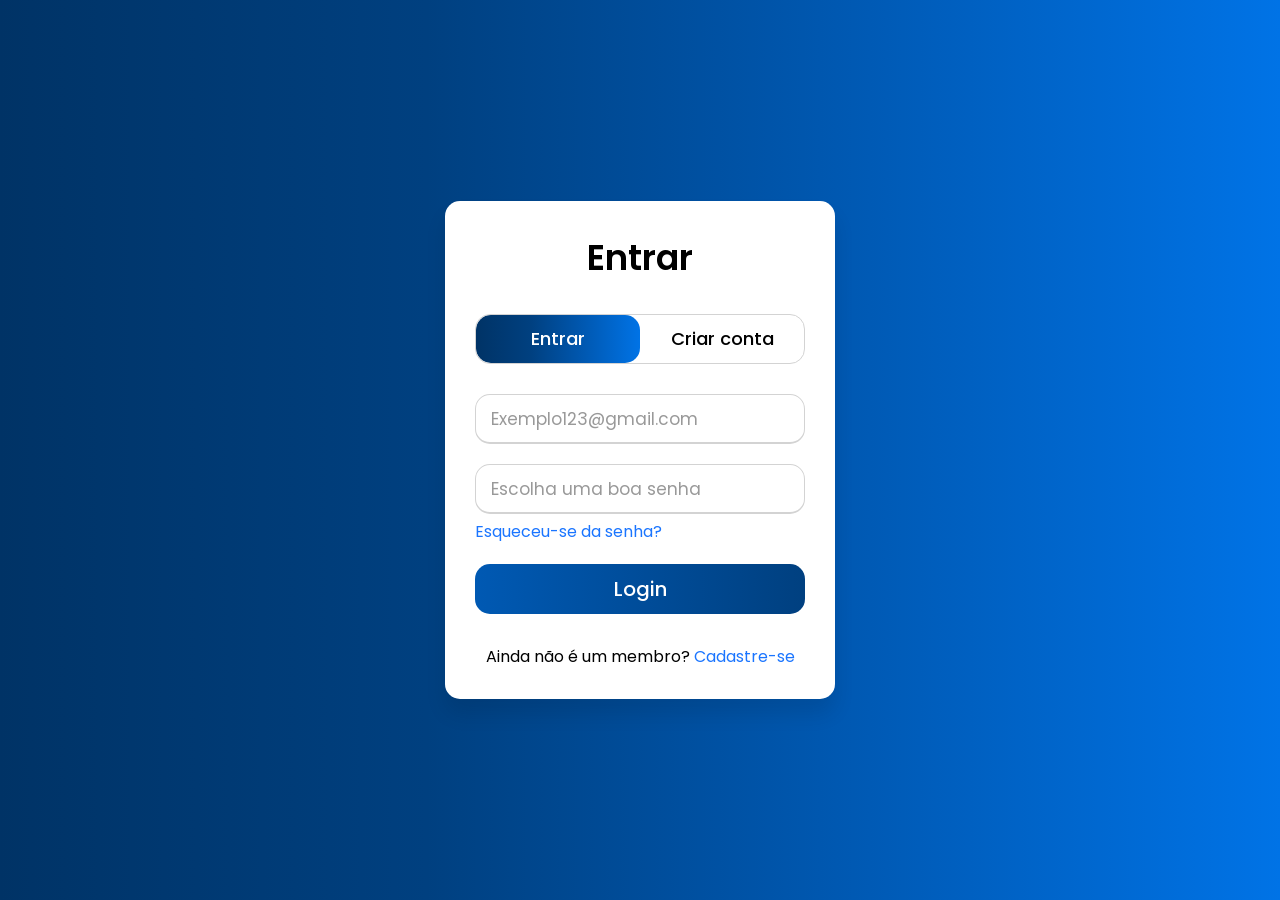
<file: login.html>
<!DOCTYPE html>
<html lang="pt" >

<head>
  <meta charset="UTF-8">
  <script src="https://cpwebassets.codepen.io/assets/common/stopExecutionOnTimeout-f07739098a39bd4e74ddd974652dac904146f33fdc1ecab356e8c809a05faccb.js"></script>
  <title>Agro Lotus</title>
  <link rel="canonical" href="https://codepen.io/mr-zouraiz123/pen/ZEeKMVP">
  <script>
    window.console = window.console || function(t) {};
  </script>
<style>
@import url('https://fonts.googleapis.com/css?family=Poppins:400,500,600,700&display=swap');
*{
  margin: 0;
  padding: 0;
  box-sizing: border-box;
  font-family: 'Poppins', sans-serif;
}
html,body{
  display: grid;
  height: 100%;
  width: 100%;
  place-items: center;
  background-image: url("OIP\ \(4\).webp");
  background-repeat: no-repeat;
  background-position: center center;
  background-size: cover;
}
::selection{
  background: #1a75ff;
  color: #fff;
}
.wrapper{
  overflow: hidden;
  max-width: 390px;
  background: #fff;
  padding: 30px;
  border-radius: 15px;
  box-shadow: 0px 15px 20px rgba(0,0,0,0.1);
}
.wrapper .title-text{
  display: flex;
  width: 200%;
}
.wrapper .title{
  width: 50%;
  font-size: 35px;
  font-weight: 600;
  text-align: center;
  transition: all 0.6s cubic-bezier(0.68,-0.55,0.265,1.55);
}
.wrapper .slide-controls{
  position: relative;
  display: flex;
  height: 50px;
  width: 100%;
  overflow: hidden;
  margin: 30px 0 10px 0;
  justify-content: space-between;
  border: 1px solid lightgrey;
  border-radius: 15px;
}
.slide-controls .slide{
  height: 100%;
  width: 100%;
  color: #fff;
  font-size: 18px;
  font-weight: 500;
  text-align: center;
  line-height: 48px;
  cursor: pointer;
  z-index: 1;
  transition: all 0.6s ease;
}
.slide-controls label.signup{
  color: #000;
}
.slide-controls .slider-tab{
  position: absolute;
  height: 100%;
  width: 50%;
  left: 0;
  z-index: 0;
  border-radius: 15px;
  background: -webkit-linear-gradient(left,#003366,#004080,#0059b3
, #0073e6);
  transition: all 0.6s cubic-bezier(0.68,-0.55,0.265,1.55);
}
input[type="radio"]{
  display: none;
}
#signup:checked ~ .slider-tab{
  left: 50%;
}
#signup:checked ~ label.signup{
  color: #fff;
  cursor: default;
  user-select: none;
}
#signup:checked ~ label.login{
  color: #000;
}
#login:checked ~ label.signup{
  color: #000;
}
#login:checked ~ label.login{
  cursor: default;
  user-select: none;
}
.wrapper .form-container{
  width: 100%;
  overflow: hidden;
}
.form-container .form-inner{
  display: flex;
  width: 200%;
}
.form-container .form-inner form{
  width: 50%;
  transition: all 0.6s cubic-bezier(0.68,-0.55,0.265,1.55);
}
.form-inner form .field{
  height: 50px;
  width: 100%;
  margin-top: 20px;
}
.form-inner form .field input{
  height: 100%;
  width: 100%;
  outline: none;
  padding-left: 15px;
  border-radius: 15px;
  border: 1px solid lightgrey;
  border-bottom-width: 2px;
  font-size: 17px;
  transition: all 0.3s ease;
}
.form-inner form .field input:focus{
  border-color: #1a75ff;
  /* box-shadow: inset 0 0 3px #fb6aae; */
}
.form-inner form .field input::placeholder{
  color: #999;
  transition: all 0.3s ease;
}
form .field input:focus::placeholder{
  color: #1a75ff;
}
.form-inner form .pass-link{
  margin-top: 5px;
}
.form-inner form .signup-link{
  text-align: center;
  margin-top: 30px;
}
.form-inner form .pass-link a,
.form-inner form .signup-link a{
  color: #1a75ff;
  text-decoration: none;
}
.form-inner form .pass-link a:hover,
.form-inner form .signup-link a:hover{
  text-decoration: underline;
}
form .btn{
  height: 50px;
  width: 100%;
  border-radius: 15px;
  position: relative;
  overflow: hidden;
}
form .btn .btn-layer{
  height: 100%;
  width: 300%;
  position: absolute;
  left: -100%;
  background: -webkit-linear-gradient(right,#003366,#004080,#0059b3
, #0073e6);
  border-radius: 15px;
  transition: all 0.4s ease;;
}
form .btn:hover .btn-layer{
  left: 0;
}
form .btn input[type="submit"]{
  height: 100%;
  width: 100%;
  z-index: 1;
  position: relative;
  background: none;
  border: none;
  color: #fff;
  padding-left: 0;
  border-radius: 15px;
  font-size: 20px;
  font-weight: 500;
  cursor: pointer;
}
</style>

  <link rel="stylesheet" href="login.css"> 
</head>

<body translate="no">
  <div class="wrapper">
      <div class="title-text">
        <div class="title login">Entrar</div>
        <div class="title signup">Criar conta</div>
      </div>
      <div class="form-container">
        <div class="slide-controls">
          <input type="radio" name="slide" id="login" checked>
          <input type="radio" name="slide" id="signup">
          <label for="login" class="slide login">Entrar</label>
          <label for="signup" class="slide signup">Criar conta</label>
          <div class="slider-tab"></div>
        </div>
        <div class="form-inner">
          <form action="#" class="login">
            <div class="field">
              <input type="email" placeholder="Exemplo123@gmail.com" required>
            </div>
            <div class="field">
              <input type="password" placeholder="Escolha uma boa senha" required>
            </div>
            <div class="pass-link"><a href="#">Esqueceu-se da senha?</a></div>
            <div class="field btn">
              <div class="btn-layer"></div>
              <input type="submit" value="Login">
            </div>
            <div class="signup-link">Ainda não é um membro? <a href="">Cadastre-se</a></div>
          </form>
          <form action="#" class="signup">
            <div class="field">
              <input type="text" placeholder="Exemplo123@gmail.com" required>
            </div>
            <div class="field">
              <input type="password" placeholder="Escolha uma boa senha" required>
            </div>
            <div class="field">
              <input type="password" placeholder="Confirme a sua senha" required>
            </div>
            <div class="field btn">
              <div class="btn-layer"></div>
              <input type="submit" value="Signup">
            </div>
          </form>
        </div>
      </div>
    </div>
  
    

    <script src="login.js"></script>
</body>

</html>
</file>
<file: login.css>
@import url('https://fonts.googleapis.com/css?family=Poppins:400,500,600,700&display=swap');
*{
  margin: 0;
  padding: 0;
  box-sizing: border-box;
  font-family: 'Poppins', sans-serif;
}
html,body{
  display: grid;
  height: 100%;
  width: 100%;
  place-items: center;
  background: -webkit-linear-gradient(left, #003366,#004080,#0059b3
, #0073e6);
}
::selection{
  background: #1a75ff;
  color: #fff;
}
.wrapper{
  overflow: hidden;
  max-width: 390px;
  background: #fff;
  padding: 30px;
  border-radius: 15px;
  box-shadow: 0px 15px 20px rgba(0,0,0,0.1);
}
.wrapper .title-text{
  display: flex;
  width: 200%;
}
.wrapper .title{
  width: 50%;
  font-size: 35px;
  font-weight: 600;
  text-align: center;
  transition: all 0.6s cubic-bezier(0.68,-0.55,0.265,1.55);
}
.wrapper .slide-controls{
  position: relative;
  display: flex;
  height: 50px;
  width: 100%;
  overflow: hidden;
  margin: 30px 0 10px 0;
  justify-content: space-between;
  border: 1px solid lightgrey;
  border-radius: 15px;
}
.slide-controls .slide{
  height: 100%;
  width: 100%;
  color: #fff;
  font-size: 18px;
  font-weight: 500;
  text-align: center;
  line-height: 48px;
  cursor: pointer;
  z-index: 1;
  transition: all 0.6s ease;
}
.slide-controls label.signup{
  color: #000;
}
.slide-controls .slider-tab{
  position: absolute;
  height: 100%;
  width: 50%;
  left: 0;
  z-index: 0;
  border-radius: 15px;
  background: -webkit-linear-gradient(left,#003366,#004080,#0059b3
, #0073e6);
  transition: all 0.6s cubic-bezier(0.68,-0.55,0.265,1.55);
}
input[type="radio"]{
  display: none;
}
#signup:checked ~ .slider-tab{
  left: 50%;
}
#signup:checked ~ label.signup{
  color: #fff;
  cursor: default;
  user-select: none;
}
#signup:checked ~ label.login{
  color: #000;
}
#login:checked ~ label.signup{
  color: #000;
}
#login:checked ~ label.login{
  cursor: default;
  user-select: none;
}
.wrapper .form-container{
  width: 100%;
  overflow: hidden;
}
.form-container .form-inner{
  display: flex;
  width: 200%;
}
.form-container .form-inner form{
  width: 50%;
  transition: all 0.6s cubic-bezier(0.68,-0.55,0.265,1.55);
}
.form-inner form .field{
  height: 50px;
  width: 100%;
  margin-top: 20px;
}
.form-inner form .field input{
  height: 100%;
  width: 100%;
  outline: none;
  padding-left: 15px;
  border-radius: 15px;
  border: 1px solid lightgrey;
  border-bottom-width: 2px;
  font-size: 17px;
  transition: all 0.3s ease;
}
.form-inner form .field input:focus{
  border-color: #1a75ff;
  /* box-shadow: inset 0 0 3px #fb6aae; */
}
.form-inner form .field input::placeholder{
  color: #999;
  transition: all 0.3s ease;
}
form .field input:focus::placeholder{
  color: #1a75ff;
}
.form-inner form .pass-link{
  margin-top: 5px;
}
.form-inner form .signup-link{
  text-align: center;
  margin-top: 30px;
}
.form-inner form .pass-link a,
.form-inner form .signup-link a{
  color: #1a75ff;
  text-decoration: none;
}
.form-inner form .pass-link a:hover,
.form-inner form .signup-link a:hover{
  text-decoration: underline;
}
form .btn{
  height: 50px;
  width: 100%;
  border-radius: 15px;
  position: relative;
  overflow: hidden;
}
form .btn .btn-layer{
  height: 100%;
  width: 300%;
  position: absolute;
  left: -100%;
  background: -webkit-linear-gradient(right,#003366,#004080,#0059b3
, #0073e6);
  border-radius: 15px;
  transition: all 0.4s ease;;
}
form .btn:hover .btn-layer{
  left: 0;
}
form .btn input[type="submit"]{
  height: 100%;
  width: 100%;
  z-index: 1;
  position: relative;
  background: none;
  border: none;
  color: #fff;
  padding-left: 0;
  border-radius: 15px;
  font-size: 20px;
  font-weight: 500;
  cursor: pointer;
}
</file>
